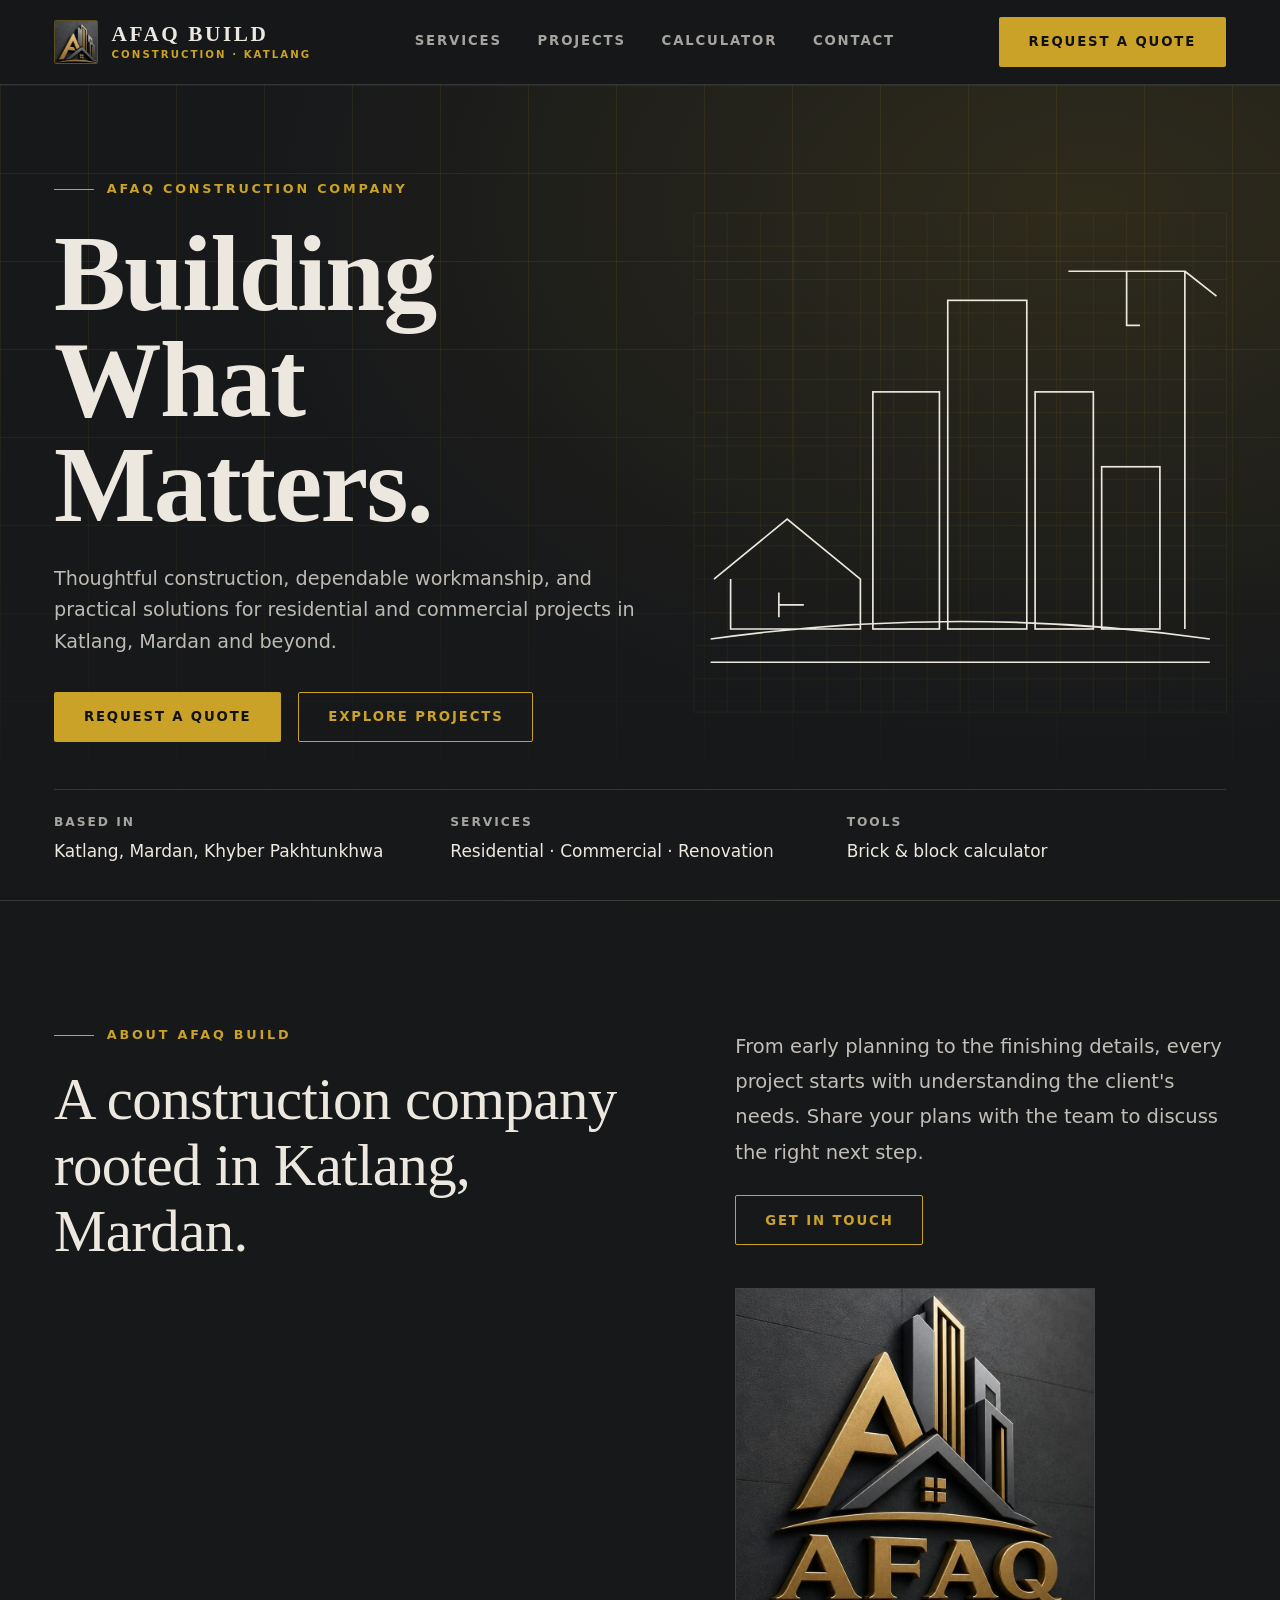
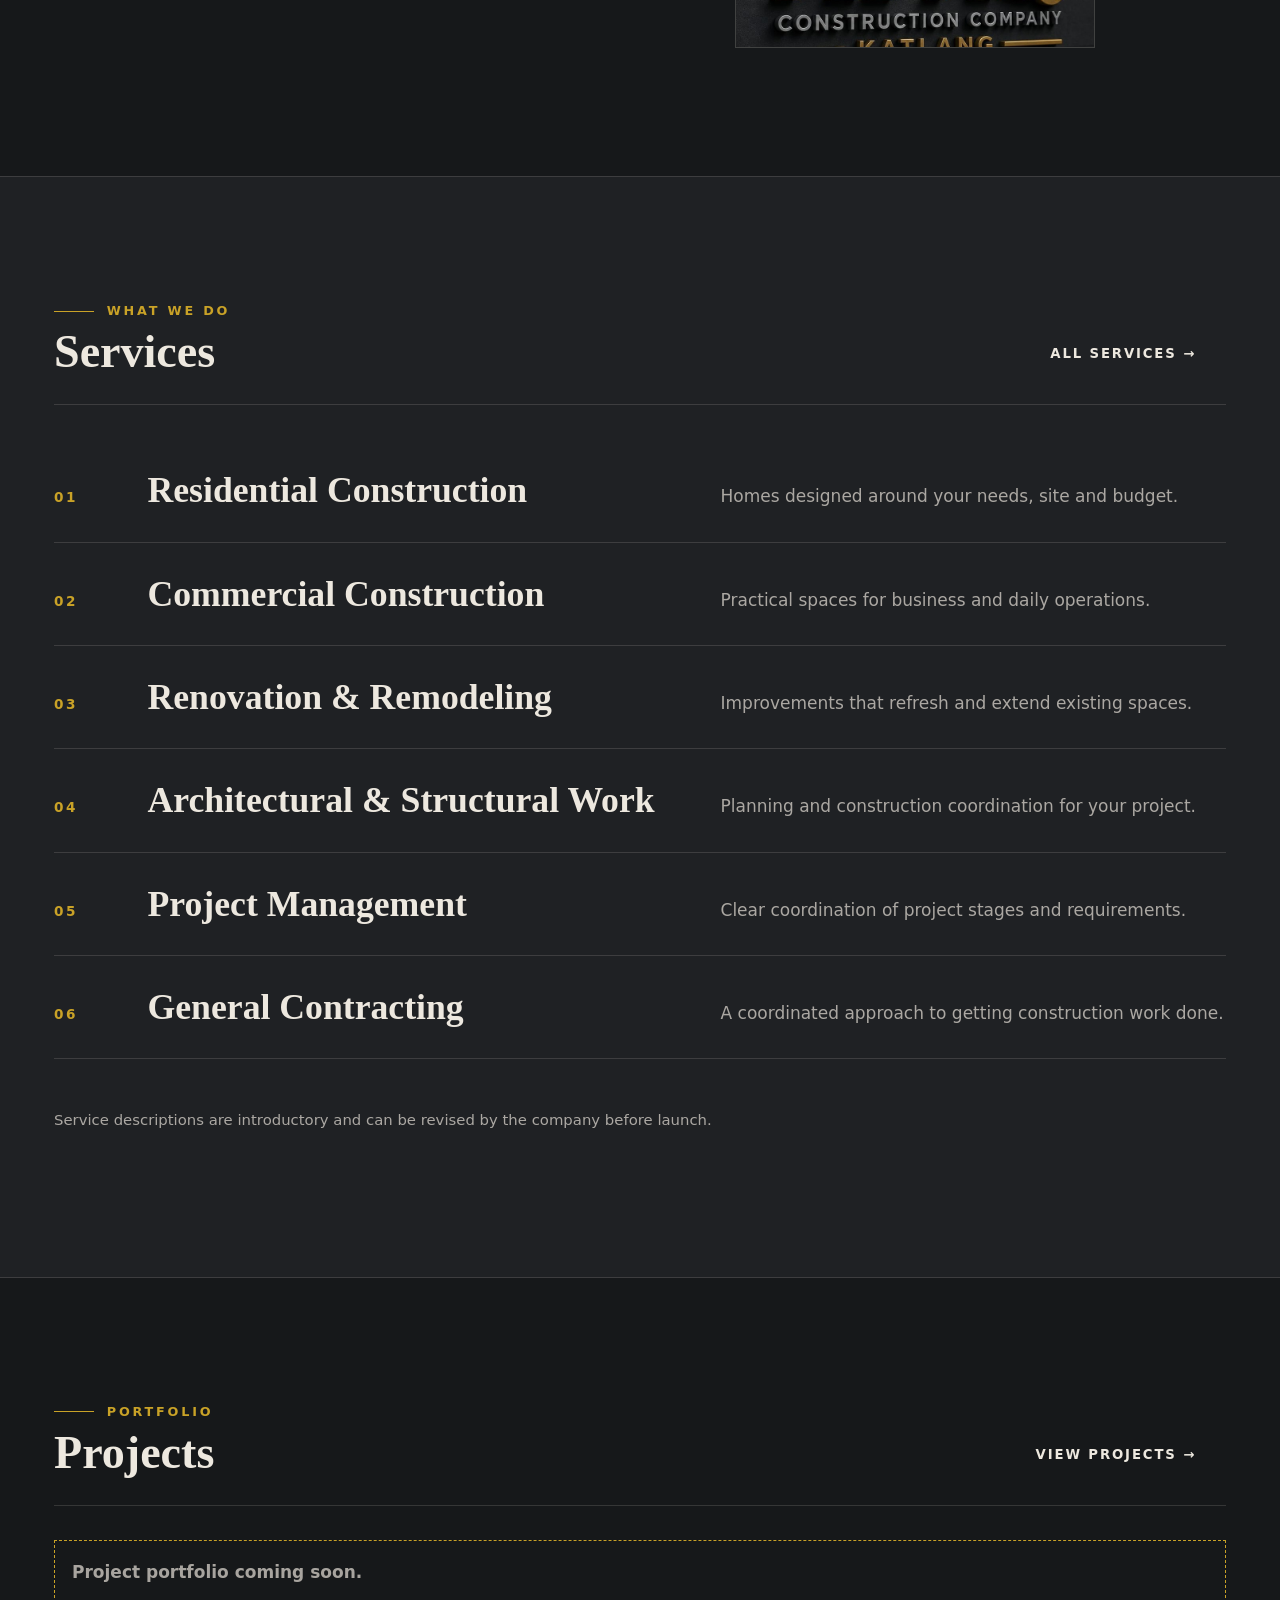
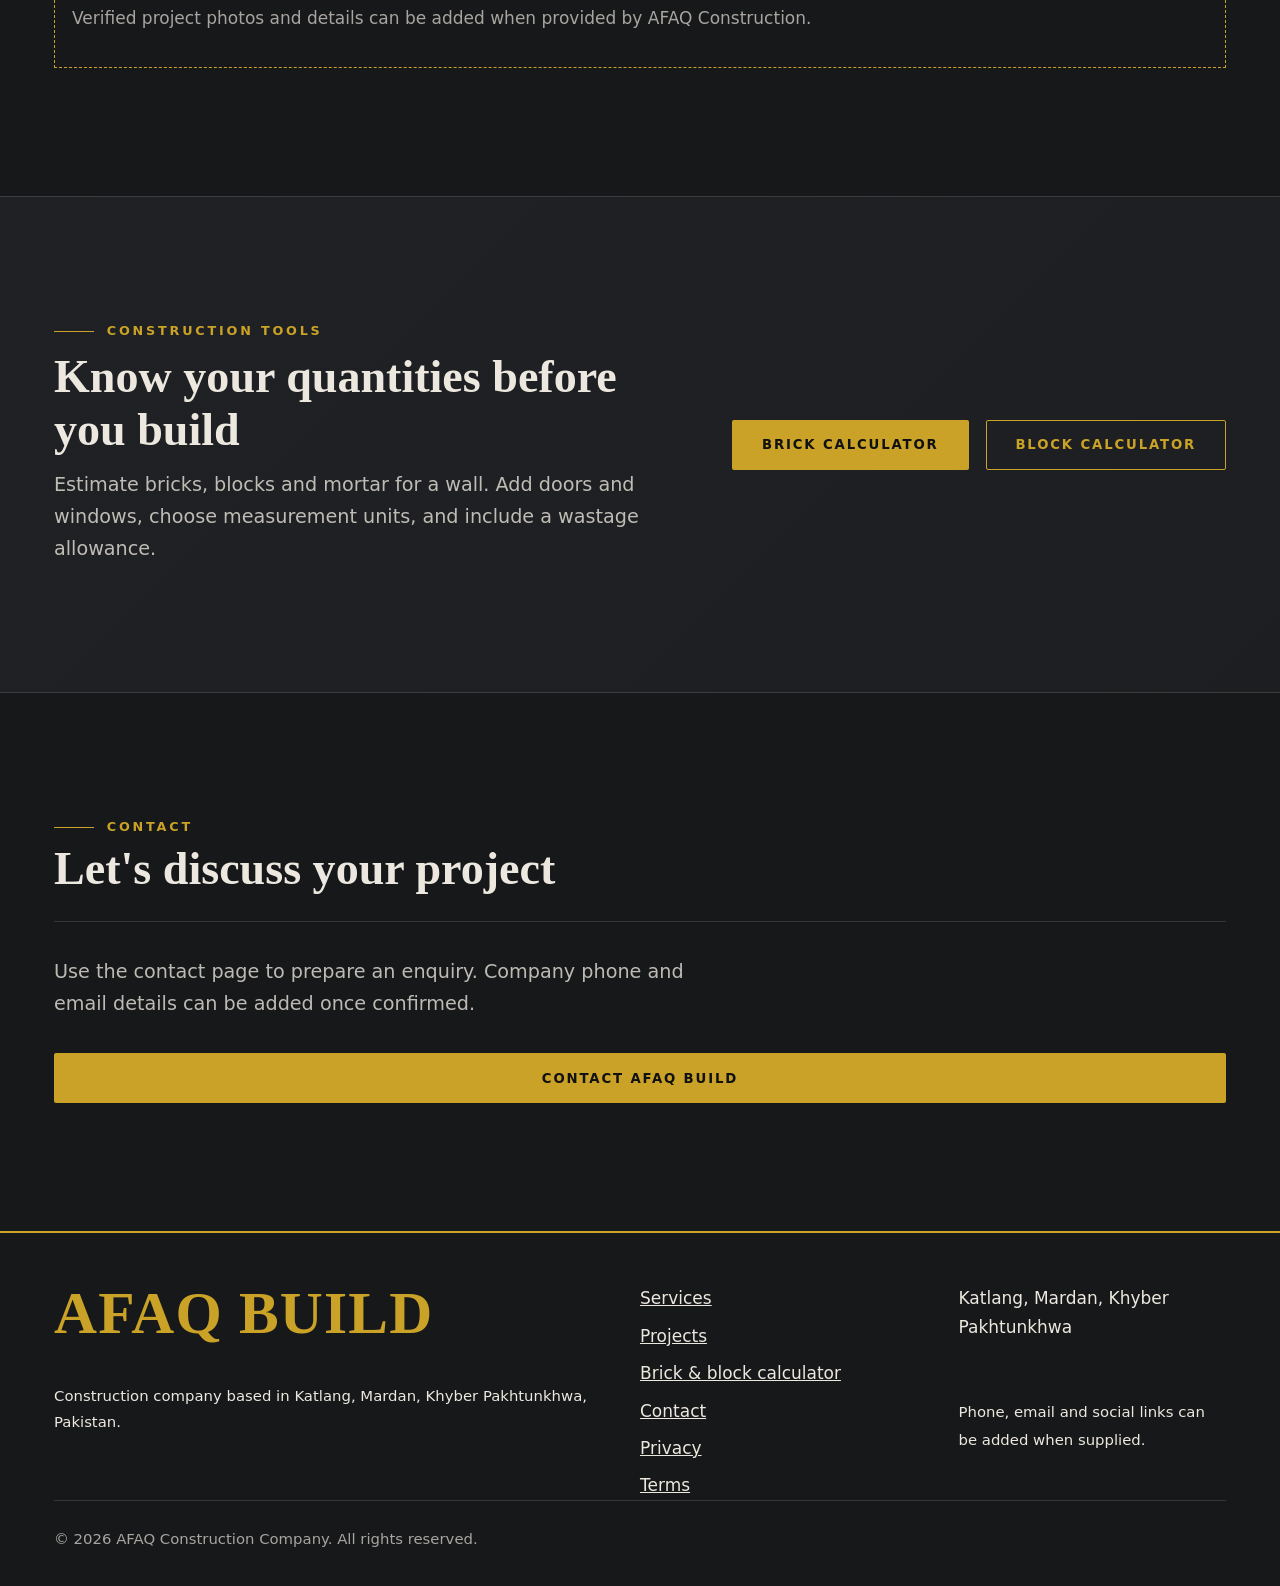
<file: index.html>
<!doctype html>
<html lang="en"><head><meta charset="utf-8"><meta name="viewport" content="width=device-width, initial-scale=1">
<title>Construction Company in Katlang, Mardan | AFAQ BUILD</title><meta name="description" content="AFAQ BUILD construction services in Katlang, Mardan, Khyber Pakhtunkhwa.">
<meta name="theme-color" content="#16181A"><link rel="icon" href="/assets/img/mark.png"><link rel="stylesheet" href="/assets/site.css">
</head><body><a href="#main" class="skip">Skip to content</a>
<header class="site-header"><div class="container header-row">
<a href="/" class="brand" aria-label="AFAQ BUILD home"><img src="/assets/img/mark.png" alt="" width="44" height="44"><span class="brand-text"><b>AFAQ BUILD</b><small>Construction · Katlang</small></span></a>
<nav class="nav-desktop" aria-label="Primary"><a href="/services/">Services</a><a href="/projects/">Projects</a><a href="/calculators/">Calculator</a><a href="/contact/">Contact</a></nav>
<a href="/contact/" class="btn btn-primary header-cta">Request a Quote</a>
<button type="button" class="btn btn-ghost menu-btn" id="menu-btn" aria-expanded="false" aria-controls="mobile-nav" aria-label="Open menu">☰</button></div>
<nav id="mobile-nav" class="container nav-mobile" aria-label="Mobile" hidden><a href="/services/">Services</a><a href="/projects/">Projects</a><a href="/calculators/">Calculator</a><a href="/contact/">Contact</a><a href="/contact/" class="btn btn-primary">Request a Quote</a></nav></header><main id="main">
<section class="hero"><div class="hero-lines" aria-hidden="true"></div>
<div class="container hero-grid"><div class="hero-copy stack gap4"><span class="eyebrow">AFAQ CONSTRUCTION COMPANY</span><h1 class="display">Building What Matters.</h1><p class="lead">Thoughtful construction, dependable workmanship, and practical solutions for residential and commercial projects in Katlang, Mardan and beyond.</p>
<div class="hero-actions"><a href="/contact/" class="btn btn-primary">Request a Quote</a><a href="/projects/" class="btn btn-outline">Explore Projects</a></div></div>
<div class="hero-art"><svg class="arch" viewBox="0 0 640 600" role="img" aria-label="Architectural line drawing of buildings and a construction crane">
    <g class="faint"><path d="M0 0V600"/><path d="M40 0V600"/><path d="M80 0V600"/><path d="M120 0V600"/><path d="M160 0V600"/><path d="M200 0V600"/><path d="M240 0V600"/><path d="M280 0V600"/><path d="M320 0V600"/><path d="M360 0V600"/><path d="M400 0V600"/><path d="M440 0V600"/><path d="M480 0V600"/><path d="M520 0V600"/><path d="M560 0V600"/><path d="M600 0V600"/><path d="M640 0V600"/><path d="M0 0H640"/><path d="M0 40H640"/><path d="M0 80H640"/><path d="M0 120H640"/><path d="M0 160H640"/><path d="M0 200H640"/><path d="M0 240H640"/><path d="M0 280H640"/><path d="M0 320H640"/><path d="M0 360H640"/><path d="M0 400H640"/><path d="M0 440H640"/><path d="M0 480H640"/><path d="M0 520H640"/><path d="M0 560H640"/><path d="M0 600H640"/></g>
    <g fill="none" stroke="currentColor" stroke-width="2">
    <rect x="215" y="215" width="80" height="285"/><rect x="305" y="105" width="95" height="395"/><rect x="410" y="215" width="70" height="285"/><rect x="490" y="305" width="70" height="195"/>
    <path d="M24 440L112 368 200 440V500H44V440M102 456V486M132 471H102M590 500V70H450M590 70L628 100M520 70V135H536M20 512Q320 470 620 512M20 540H620"/>
    </g></svg></div></div>
<div class="container"><ul class="hero-meta"><li><span class="caption">Based in</span>Katlang, Mardan, Khyber Pakhtunkhwa</li><li><span class="caption">Services</span>Residential · Commercial · Renovation</li><li><span class="caption">Tools</span>Brick &amp; block calculator</li></ul></div></section>
<section class="section"><div class="container intro-grid"><div class="stack"><span class="eyebrow">About AFAQ BUILD</span><p class="statement">A construction company rooted in Katlang, Mardan.</p></div>
<div class="stack"><p class="intro-text">From early planning to the finishing details, every project starts with understanding the client's needs. Share your plans with the team to discuss the right next step.</p><div><a href="/contact/" class="btn btn-outline">Get in touch</a></div>
<div class="logo-plate media r-1-1"><img src="/assets/img/logo.jpg" alt="AFAQ Construction logo" loading="lazy"></div></div></div></section>
<section class="section services-sec"><div class="container stack gap8"><div class="sec-head"><div class="stack gap2"><span class="eyebrow">What we do</span><h2 class="h2">Services</h2></div><a href="/services/" class="btn btn-ghost">All services →</a></div>
<ol class="svc-list">
<li class="svc-row"><span class="svc-num">01</span><span class="svc-name">Residential Construction</span><span class="svc-text">Homes designed around your needs, site and budget.</span></li>
<li class="svc-row"><span class="svc-num">02</span><span class="svc-name">Commercial Construction</span><span class="svc-text">Practical spaces for business and daily operations.</span></li>
<li class="svc-row"><span class="svc-num">03</span><span class="svc-name">Renovation &amp; Remodeling</span><span class="svc-text">Improvements that refresh and extend existing spaces.</span></li>
<li class="svc-row"><span class="svc-num">04</span><span class="svc-name">Architectural &amp; Structural Work</span><span class="svc-text">Planning and construction coordination for your project.</span></li>
<li class="svc-row"><span class="svc-num">05</span><span class="svc-name">Project Management</span><span class="svc-text">Clear coordination of project stages and requirements.</span></li>
<li class="svc-row"><span class="svc-num">06</span><span class="svc-name">General Contracting</span><span class="svc-text">A coordinated approach to getting construction work done.</span></li>
</ol><p class="small muted">Service descriptions are introductory and can be revised by the company before launch.</p></div></section>
<section class="section"><div class="container stack gap8"><div class="sec-head"><div class="stack gap2"><span class="eyebrow">Portfolio</span><h2 class="h2">Projects</h2></div><a href="/projects/" class="btn btn-ghost">View projects →</a></div>
<div class="notice"><strong>Project portfolio coming soon.</strong><p>Verified project photos and details can be added when provided by AFAQ Construction.</p></div></div></section>
<section class="section calc-feature"><div class="container calc-feature-row"><div class="stack gap3"><span class="eyebrow">Construction tools</span><h2 class="h2">Know your quantities before you build</h2><p class="lead">Estimate bricks, blocks and mortar for a wall. Add doors and windows, choose measurement units, and include a wastage allowance.</p></div>
<div class="calc-feature-actions"><a href="/calculators/" class="btn btn-primary">Brick calculator</a><a href="/calculators/?type=block" class="btn btn-outline">Block calculator</a></div></div></section>
<section class="section"><div class="container stack gap8"><div class="sec-head"><div class="stack gap2"><span class="eyebrow">Contact</span><h2 class="h2">Let's discuss your project</h2></div></div><p class="lead">Use the contact page to prepare an enquiry. Company phone and email details can be added once confirmed.</p><a href="/contact/" class="btn btn-primary">Contact AFAQ BUILD</a></div></section>
</main><footer class="site-footer"><div class="container"><div class="footer-grid">
<div class="stack"><strong class="footer-brand">AFAQ BUILD</strong><p class="small">Construction company based in Katlang, Mardan, Khyber Pakhtunkhwa, Pakistan.</p></div>
<nav aria-label="Footer"><ul><li><a href="/services/">Services</a></li><li><a href="/projects/">Projects</a></li><li><a href="/calculators/">Brick &amp; block calculator</a></li><li><a href="/contact/">Contact</a></li><li><a href="/privacy/">Privacy</a></li><li><a href="/terms/">Terms</a></li></ul></nav>
<ul><li>Katlang, Mardan, Khyber Pakhtunkhwa</li><li><span class="small">Phone, email and social links can be added when supplied.</span></li></ul></div>
<div class="footer-bottom small">© <span id="year"></span> AFAQ Construction Company. All rights reserved.</div></div></footer>
<script src="/assets/site.js" defer></script><script>document.getElementById('year').textContent=new Date().getFullYear();</script></body></html>
</file>
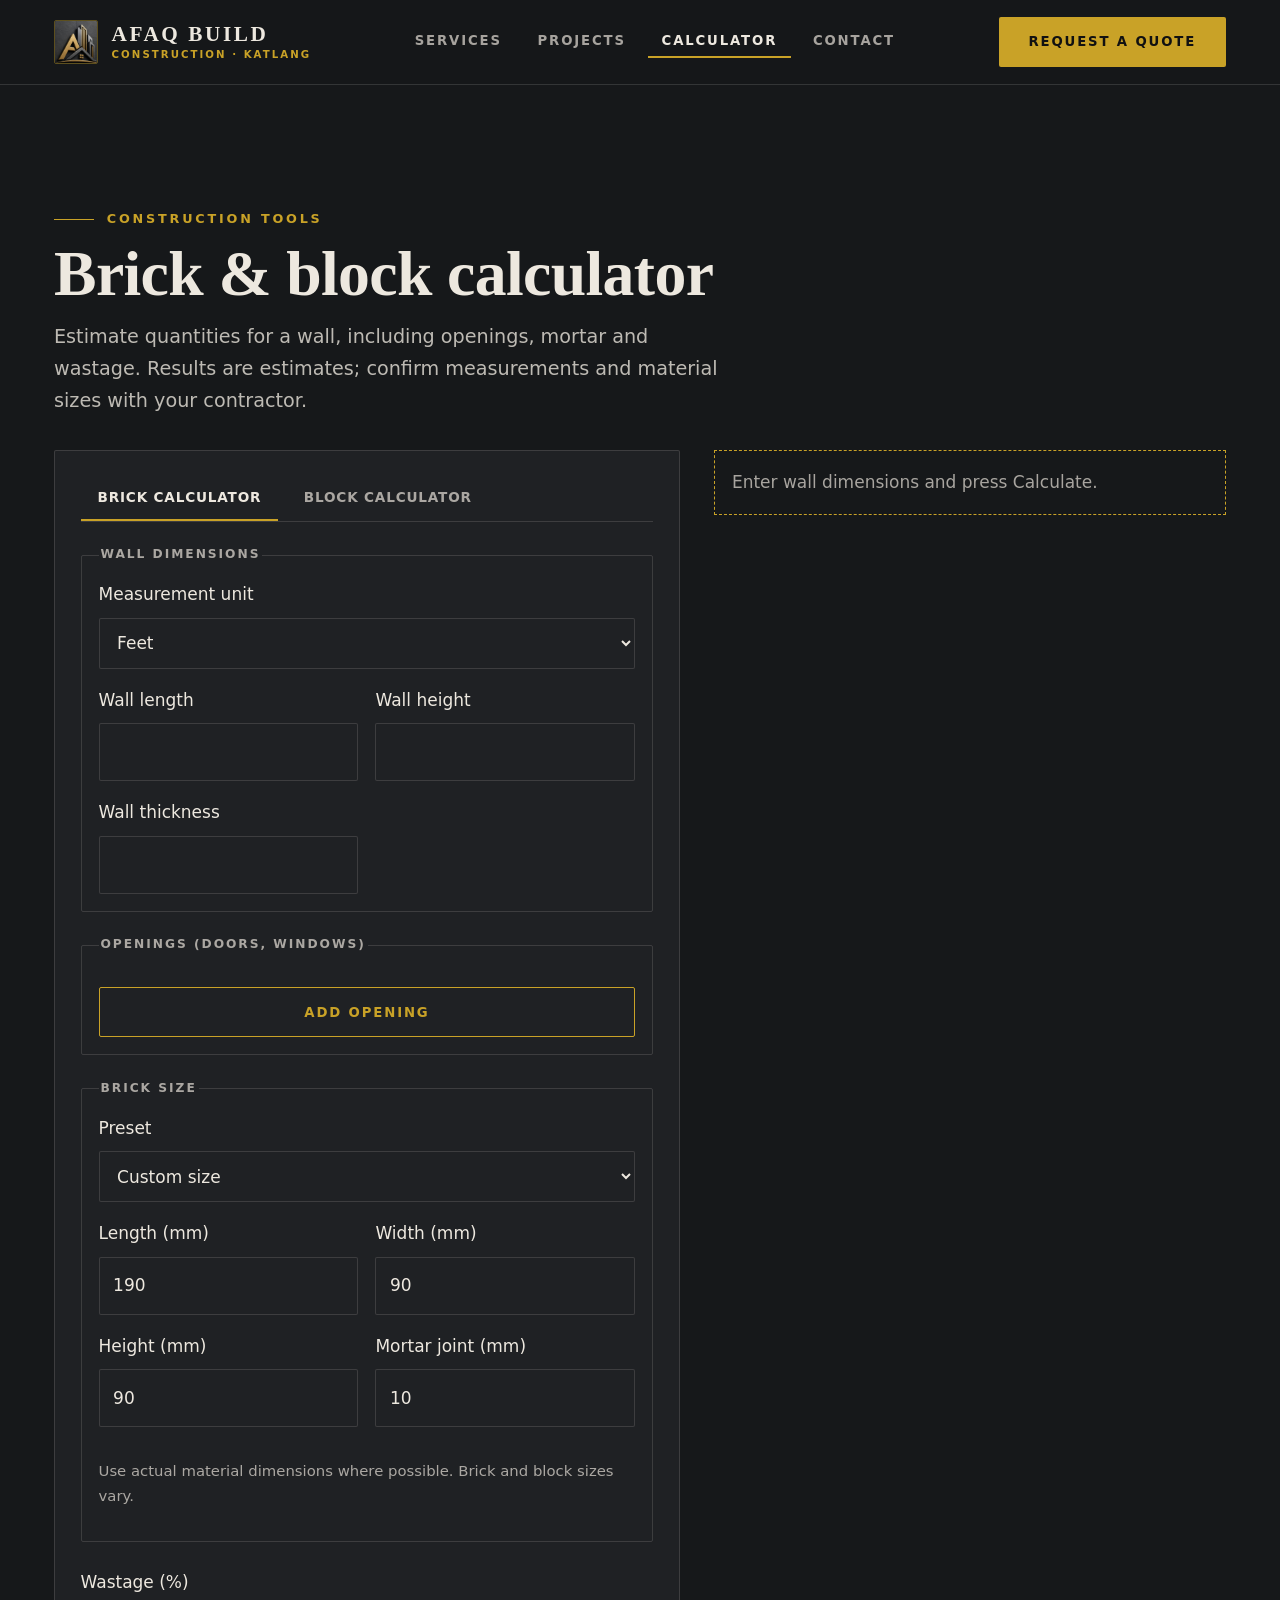
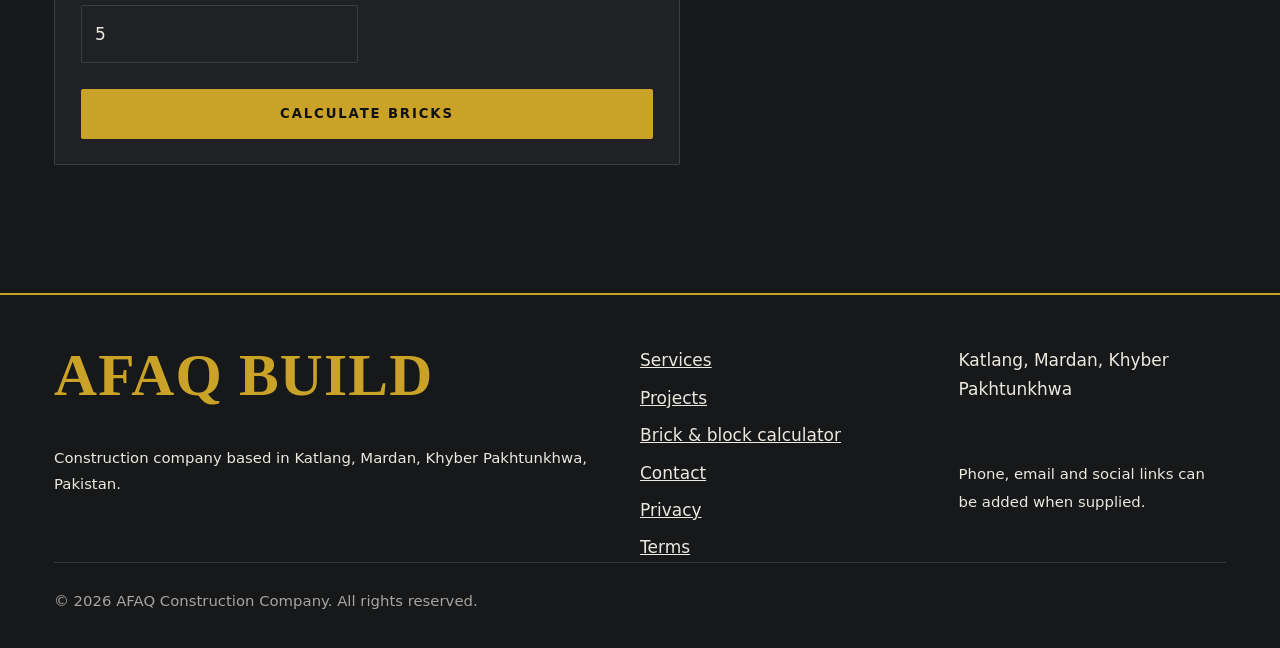
<file: calculators/index.html>
<!doctype html>
<html lang="en"><head><meta charset="utf-8"><meta name="viewport" content="width=device-width, initial-scale=1">
<title>Brick & block calculator | AFAQ BUILD</title><meta name="description" content="Free brick and block quantity calculator for construction walls.">
<meta name="theme-color" content="#16181A"><link rel="icon" href="/assets/img/mark.png"><link rel="stylesheet" href="/assets/site.css">
</head><body><a href="#main" class="skip">Skip to content</a>
<header class="site-header"><div class="container header-row">
<a href="/" class="brand" aria-label="AFAQ BUILD home"><img src="/assets/img/mark.png" alt="" width="44" height="44"><span class="brand-text"><b>AFAQ BUILD</b><small>Construction · Katlang</small></span></a>
<nav class="nav-desktop" aria-label="Primary"><a href="/services/">Services</a><a href="/projects/">Projects</a><a href="/calculators/" aria-current="page">Calculator</a><a href="/contact/">Contact</a></nav>
<a href="/contact/" class="btn btn-primary header-cta">Request a Quote</a>
<button type="button" class="btn btn-ghost menu-btn" id="menu-btn" aria-expanded="false" aria-controls="mobile-nav" aria-label="Open menu">☰</button></div>
<nav id="mobile-nav" class="container nav-mobile" aria-label="Mobile" hidden><a href="/services/">Services</a><a href="/projects/">Projects</a><a href="/calculators/" aria-current="page">Calculator</a><a href="/contact/">Contact</a><a href="/contact/" class="btn btn-primary">Request a Quote</a></nav></header><main id="main"><section class="section static-page"><div class="container stack gap8"><div class="stack gap3"><span class="eyebrow">Construction tools</span><h1 class="h1">Brick &amp; block calculator</h1><p class="lead">Estimate quantities for a wall, including openings, mortar and wastage. Results are estimates; confirm measurements and material sizes with your contractor.</p></div>
<div class="calc-layout"><form id="calc" class="panel stack" novalidate data-type="brick">
<div class="tabs" role="tablist" aria-label="Calculator type"><button type="button" role="tab" class="tab" data-kind="brick" aria-selected="true">Brick calculator</button><button type="button" role="tab" class="tab" data-kind="block">Block calculator</button></div>
<fieldset class="calc-set"><legend class="caption">Wall dimensions</legend><label class="field"><span>Measurement unit</span><select id="unit"><option value="ft">Feet</option><option value="in">Inches</option><option value="m">Meters</option><option value="cm">Centimeters</option><option value="mm">Millimeters</option></select></label>
<div class="form-grid"><label class="field"><span>Wall length</span><input id="len" type="number" step="any" min="0" required></label><label class="field"><span>Wall height</span><input id="hgt" type="number" step="any" min="0" required></label><label class="field"><span>Wall thickness</span><input id="thk" type="number" step="any" min="0" required></label></div></fieldset>
<fieldset class="calc-set"><legend class="caption">Openings (doors, windows)</legend><div id="openings" class="stack gap3"></div><button type="button" class="btn btn-outline" id="add-open">Add opening</button></fieldset>
<fieldset class="calc-set"><legend class="caption"><span id="kind-label">Brick</span> size</legend><label class="field" id="preset-wrap" hidden><span>Preset</span><select id="preset"></select></label><div class="form-grid"><label class="field"><span>Length (mm)</span><input id="ul" type="number" min="0" step="any" value="190"></label><label class="field"><span>Width (mm)</span><input id="uw" type="number" min="0" step="any" value="90"></label><label class="field"><span>Height (mm)</span><input id="uh" type="number" min="0" step="any" value="90"></label><label class="field"><span>Mortar joint (mm)</span><input id="jt" type="number" min="0" step="any" value="10"></label></div><p class="small muted">Use actual material dimensions where possible. Brick and block sizes vary.</p></fieldset>
<div class="form-grid"><label class="field"><span>Wastage (%)</span><input id="waste" type="number" min="0" max="100" step="any" value="5"></label></div>
<button class="btn btn-primary" type="submit" id="go">Calculate bricks</button></form>
<div class="stack" id="result" aria-live="polite"><div class="notice">Enter wall dimensions and press Calculate.</div></div></div></div></section>
<script id="presets" type="application/json">[]</script><script src="/assets/calc.js" defer></script></main><footer class="site-footer"><div class="container"><div class="footer-grid">
<div class="stack"><strong class="footer-brand">AFAQ BUILD</strong><p class="small">Construction company based in Katlang, Mardan, Khyber Pakhtunkhwa, Pakistan.</p></div>
<nav aria-label="Footer"><ul><li><a href="/services/">Services</a></li><li><a href="/projects/">Projects</a></li><li><a href="/calculators/">Brick &amp; block calculator</a></li><li><a href="/contact/">Contact</a></li><li><a href="/privacy/">Privacy</a></li><li><a href="/terms/">Terms</a></li></ul></nav>
<ul><li>Katlang, Mardan, Khyber Pakhtunkhwa</li><li><span class="small">Phone, email and social links can be added when supplied.</span></li></ul></div>
<div class="footer-bottom small">© <span id="year"></span> AFAQ Construction Company. All rights reserved.</div></div></footer>
<script src="/assets/site.js" defer></script><script>document.getElementById('year').textContent=new Date().getFullYear();</script></body></html>
</file>
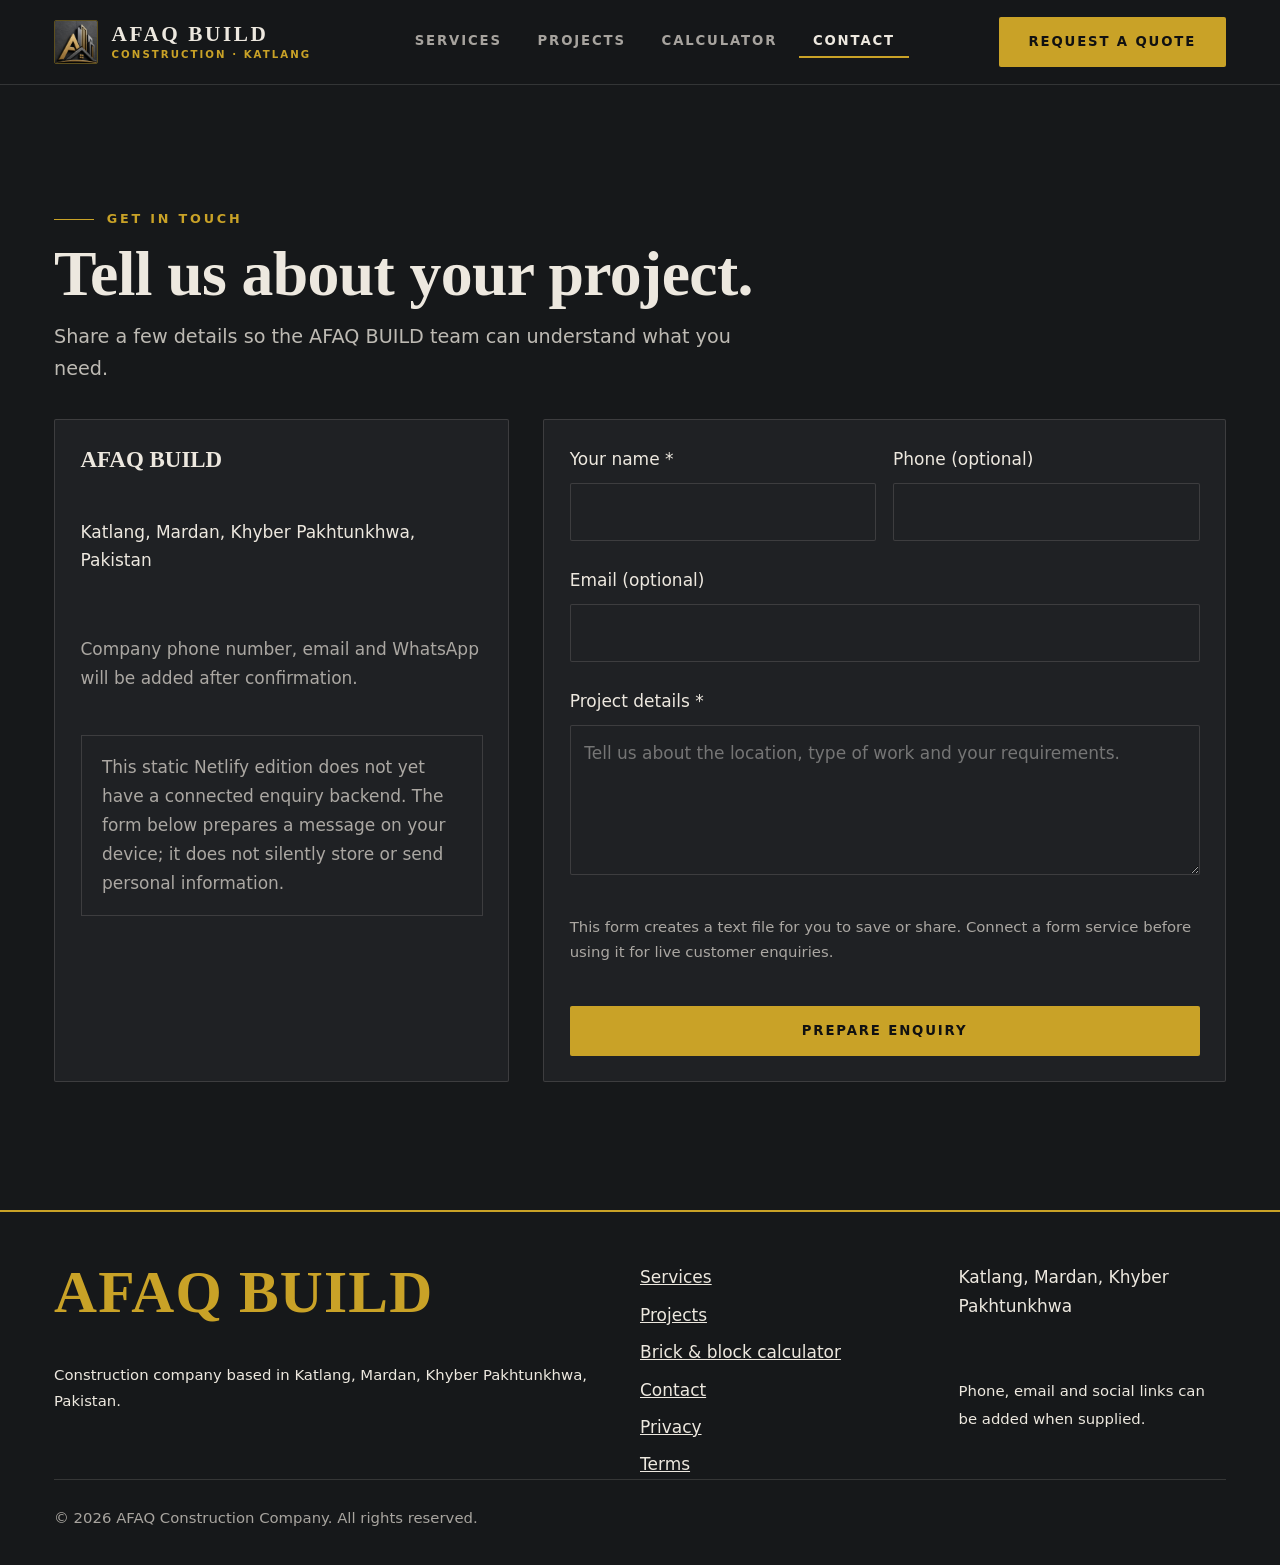
<file: contact/index.html>
<!doctype html>
<html lang="en"><head><meta charset="utf-8"><meta name="viewport" content="width=device-width, initial-scale=1">
<title>Contact AFAQ BUILD | AFAQ BUILD</title><meta name="description" content="Contact AFAQ BUILD in Katlang, Mardan about your construction project.">
<meta name="theme-color" content="#16181A"><link rel="icon" href="/assets/img/mark.png"><link rel="stylesheet" href="/assets/site.css">
</head><body><a href="#main" class="skip">Skip to content</a>
<header class="site-header"><div class="container header-row">
<a href="/" class="brand" aria-label="AFAQ BUILD home"><img src="/assets/img/mark.png" alt="" width="44" height="44"><span class="brand-text"><b>AFAQ BUILD</b><small>Construction · Katlang</small></span></a>
<nav class="nav-desktop" aria-label="Primary"><a href="/services/">Services</a><a href="/projects/">Projects</a><a href="/calculators/">Calculator</a><a href="/contact/" aria-current="page">Contact</a></nav>
<a href="/contact/" class="btn btn-primary header-cta">Request a Quote</a>
<button type="button" class="btn btn-ghost menu-btn" id="menu-btn" aria-expanded="false" aria-controls="mobile-nav" aria-label="Open menu">☰</button></div>
<nav id="mobile-nav" class="container nav-mobile" aria-label="Mobile" hidden><a href="/services/">Services</a><a href="/projects/">Projects</a><a href="/calculators/">Calculator</a><a href="/contact/" aria-current="page">Contact</a><a href="/contact/" class="btn btn-primary">Request a Quote</a></nav></header><main id="main"><section class="section static-page"><div class="container stack gap8"><div class="stack gap3"><span class="eyebrow">Get in touch</span><h1 class="h1">Tell us about your project.</h1><p class="lead">Share a few details so the AFAQ BUILD team can understand what you need.</p></div>
<div class="contact-layout"><div class="panel stack"><h2 class="h3">AFAQ BUILD</h2><p>Katlang, Mardan, Khyber Pakhtunkhwa, Pakistan</p><p class="muted">Company phone number, email and WhatsApp will be added after confirmation.</p><div class="static-note">This static Netlify edition does not yet have a connected enquiry backend. The form below prepares a message on your device; it does not silently store or send personal information.</div></div>
<form id="contact-form" class="panel stack" novalidate><div class="form-grid"><label class="field"><span>Your name *</span><input id="c-name" required maxlength="120" autocomplete="name"></label><label class="field"><span>Phone (optional)</span><input id="c-phone" maxlength="40" autocomplete="tel"></label></div>
<label class="field"><span>Email (optional)</span><input id="c-email" type="email" maxlength="160" autocomplete="email"></label>
<label class="field"><span>Project details *</span><textarea id="c-message" required minlength="10" maxlength="2000" placeholder="Tell us about the location, type of work and your requirements."></textarea></label>
<p id="contact-status" class="small muted" aria-live="polite">This form creates a text file for you to save or share. Connect a form service before using it for live customer enquiries.</p><button class="btn btn-primary" type="submit">Prepare enquiry</button></form></div></div></section>
<script>
document.getElementById('contact-form').addEventListener('submit',function(e){e.preventDefault();const name=document.getElementById('c-name').value.trim(),phone=document.getElementById('c-phone').value.trim(),email=document.getElementById('c-email').value.trim(),message=document.getElementById('c-message').value.trim();if(name.length<2||message.length<10||(!phone&&!email)){document.getElementById('contact-status').textContent='Please enter your name, at least 10 characters of project details, and either a phone number or email.';return;}const text='AFAQ BUILD — Project Enquiry\n\nName: '+name+'\nPhone: '+phone+'\nEmail: '+email+'\n\nProject details:\n'+message+'\n';const blob=new Blob([text],{type:'text/plain;charset=utf-8'}),url=URL.createObjectURL(blob),a=document.createElement('a');a.href=url;a.download='afaq-build-enquiry.txt';a.click();URL.revokeObjectURL(url);document.getElementById('contact-status').textContent='Enquiry file prepared. Please send it to the company using their confirmed contact details.';});
</script></main><footer class="site-footer"><div class="container"><div class="footer-grid">
<div class="stack"><strong class="footer-brand">AFAQ BUILD</strong><p class="small">Construction company based in Katlang, Mardan, Khyber Pakhtunkhwa, Pakistan.</p></div>
<nav aria-label="Footer"><ul><li><a href="/services/">Services</a></li><li><a href="/projects/">Projects</a></li><li><a href="/calculators/">Brick &amp; block calculator</a></li><li><a href="/contact/">Contact</a></li><li><a href="/privacy/">Privacy</a></li><li><a href="/terms/">Terms</a></li></ul></nav>
<ul><li>Katlang, Mardan, Khyber Pakhtunkhwa</li><li><span class="small">Phone, email and social links can be added when supplied.</span></li></ul></div>
<div class="footer-bottom small">© <span id="year"></span> AFAQ Construction Company. All rights reserved.</div></div></footer>
<script src="/assets/site.js" defer></script><script>document.getElementById('year').textContent=new Date().getFullYear();</script></body></html>
</file>
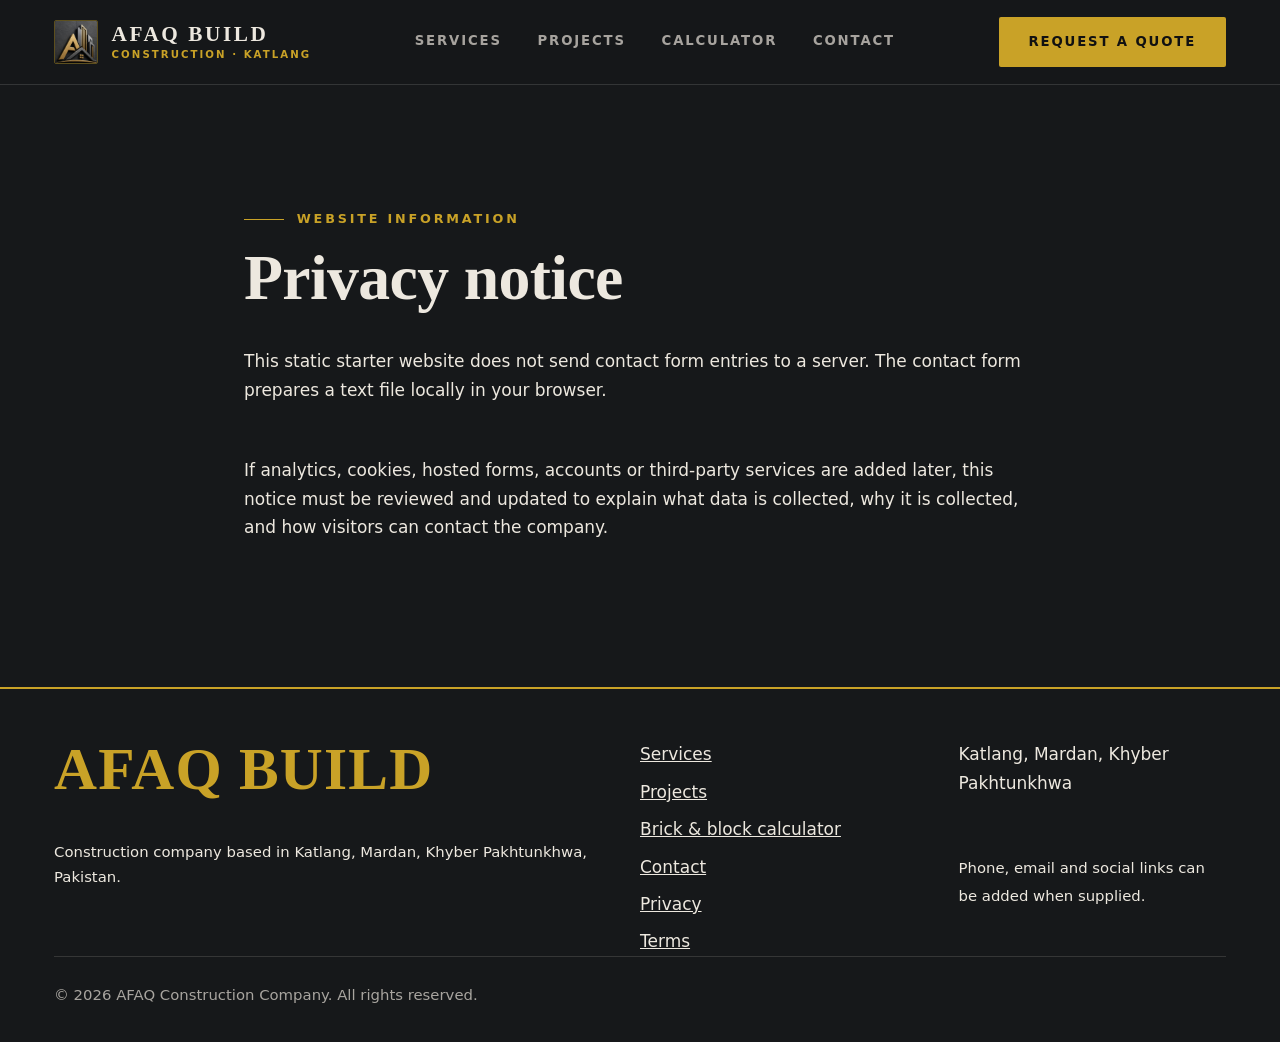
<file: privacy/index.html>
<!doctype html>
<html lang="en"><head><meta charset="utf-8"><meta name="viewport" content="width=device-width, initial-scale=1">
<title>Privacy notice | AFAQ BUILD</title><meta name="description" content="Privacy information for the AFAQ BUILD website.">
<meta name="theme-color" content="#16181A"><link rel="icon" href="/assets/img/mark.png"><link rel="stylesheet" href="/assets/site.css">
</head><body><a href="#main" class="skip">Skip to content</a>
<header class="site-header"><div class="container header-row">
<a href="/" class="brand" aria-label="AFAQ BUILD home"><img src="/assets/img/mark.png" alt="" width="44" height="44"><span class="brand-text"><b>AFAQ BUILD</b><small>Construction · Katlang</small></span></a>
<nav class="nav-desktop" aria-label="Primary"><a href="/services/">Services</a><a href="/projects/">Projects</a><a href="/calculators/">Calculator</a><a href="/contact/">Contact</a></nav>
<a href="/contact/" class="btn btn-primary header-cta">Request a Quote</a>
<button type="button" class="btn btn-ghost menu-btn" id="menu-btn" aria-expanded="false" aria-controls="mobile-nav" aria-label="Open menu">☰</button></div>
<nav id="mobile-nav" class="container nav-mobile" aria-label="Mobile" hidden><a href="/services/">Services</a><a href="/projects/">Projects</a><a href="/calculators/">Calculator</a><a href="/contact/">Contact</a><a href="/contact/" class="btn btn-primary">Request a Quote</a></nav></header><main id="main"><section class="section static-page"><div class="container narrow stack gap4"><span class="eyebrow">Website information</span><h1 class="h1">Privacy notice</h1><p>This static starter website does not send contact form entries to a server. The contact form prepares a text file locally in your browser.</p><p>If analytics, cookies, hosted forms, accounts or third-party services are added later, this notice must be reviewed and updated to explain what data is collected, why it is collected, and how visitors can contact the company.</p></div></section></main><footer class="site-footer"><div class="container"><div class="footer-grid">
<div class="stack"><strong class="footer-brand">AFAQ BUILD</strong><p class="small">Construction company based in Katlang, Mardan, Khyber Pakhtunkhwa, Pakistan.</p></div>
<nav aria-label="Footer"><ul><li><a href="/services/">Services</a></li><li><a href="/projects/">Projects</a></li><li><a href="/calculators/">Brick &amp; block calculator</a></li><li><a href="/contact/">Contact</a></li><li><a href="/privacy/">Privacy</a></li><li><a href="/terms/">Terms</a></li></ul></nav>
<ul><li>Katlang, Mardan, Khyber Pakhtunkhwa</li><li><span class="small">Phone, email and social links can be added when supplied.</span></li></ul></div>
<div class="footer-bottom small">© <span id="year"></span> AFAQ Construction Company. All rights reserved.</div></div></footer>
<script src="/assets/site.js" defer></script><script>document.getElementById('year').textContent=new Date().getFullYear();</script></body></html>
</file>
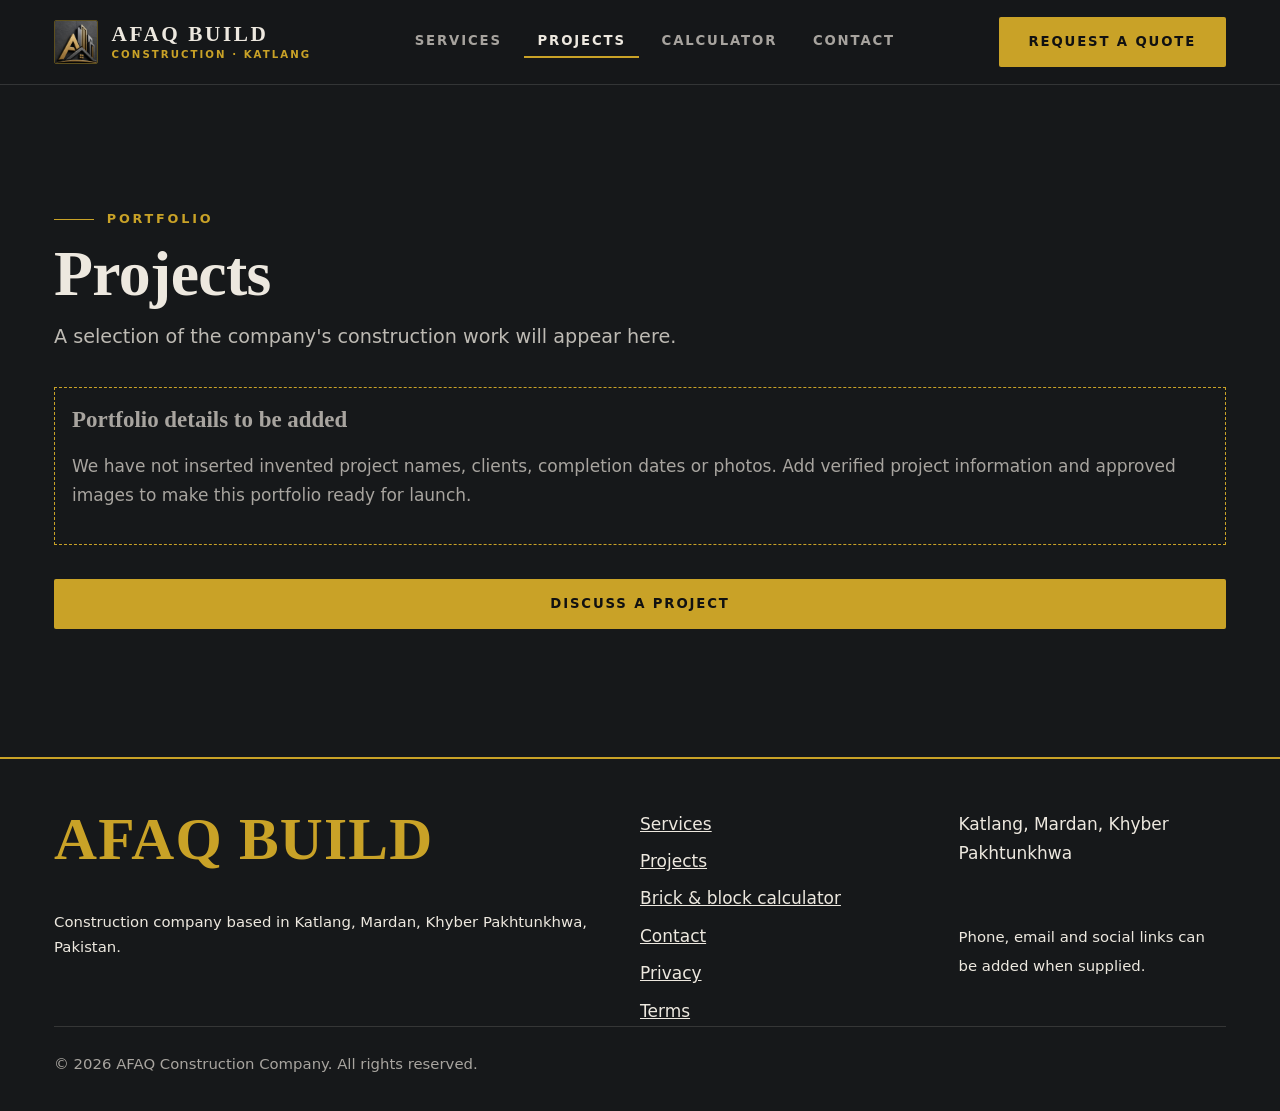
<file: projects/index.html>
<!doctype html>
<html lang="en"><head><meta charset="utf-8"><meta name="viewport" content="width=device-width, initial-scale=1">
<title>Projects | AFAQ BUILD</title><meta name="description" content="AFAQ BUILD project portfolio.">
<meta name="theme-color" content="#16181A"><link rel="icon" href="/assets/img/mark.png"><link rel="stylesheet" href="/assets/site.css">
</head><body><a href="#main" class="skip">Skip to content</a>
<header class="site-header"><div class="container header-row">
<a href="/" class="brand" aria-label="AFAQ BUILD home"><img src="/assets/img/mark.png" alt="" width="44" height="44"><span class="brand-text"><b>AFAQ BUILD</b><small>Construction · Katlang</small></span></a>
<nav class="nav-desktop" aria-label="Primary"><a href="/services/">Services</a><a href="/projects/" aria-current="page">Projects</a><a href="/calculators/">Calculator</a><a href="/contact/">Contact</a></nav>
<a href="/contact/" class="btn btn-primary header-cta">Request a Quote</a>
<button type="button" class="btn btn-ghost menu-btn" id="menu-btn" aria-expanded="false" aria-controls="mobile-nav" aria-label="Open menu">☰</button></div>
<nav id="mobile-nav" class="container nav-mobile" aria-label="Mobile" hidden><a href="/services/">Services</a><a href="/projects/" aria-current="page">Projects</a><a href="/calculators/">Calculator</a><a href="/contact/">Contact</a><a href="/contact/" class="btn btn-primary">Request a Quote</a></nav></header><main id="main"><section class="section static-page"><div class="container stack gap8"><div class="stack gap3"><span class="eyebrow">Portfolio</span><h1 class="h1">Projects</h1><p class="lead">A selection of the company's construction work will appear here.</p></div>
<div class="notice"><h2 class="h3">Portfolio details to be added</h2><p>We have not inserted invented project names, clients, completion dates or photos. Add verified project information and approved images to make this portfolio ready for launch.</p></div>
<a class="btn btn-primary" href="/contact/">Discuss a project</a></div></section></main><footer class="site-footer"><div class="container"><div class="footer-grid">
<div class="stack"><strong class="footer-brand">AFAQ BUILD</strong><p class="small">Construction company based in Katlang, Mardan, Khyber Pakhtunkhwa, Pakistan.</p></div>
<nav aria-label="Footer"><ul><li><a href="/services/">Services</a></li><li><a href="/projects/">Projects</a></li><li><a href="/calculators/">Brick &amp; block calculator</a></li><li><a href="/contact/">Contact</a></li><li><a href="/privacy/">Privacy</a></li><li><a href="/terms/">Terms</a></li></ul></nav>
<ul><li>Katlang, Mardan, Khyber Pakhtunkhwa</li><li><span class="small">Phone, email and social links can be added when supplied.</span></li></ul></div>
<div class="footer-bottom small">© <span id="year"></span> AFAQ Construction Company. All rights reserved.</div></div></footer>
<script src="/assets/site.js" defer></script><script>document.getElementById('year').textContent=new Date().getFullYear();</script></body></html>
</file>
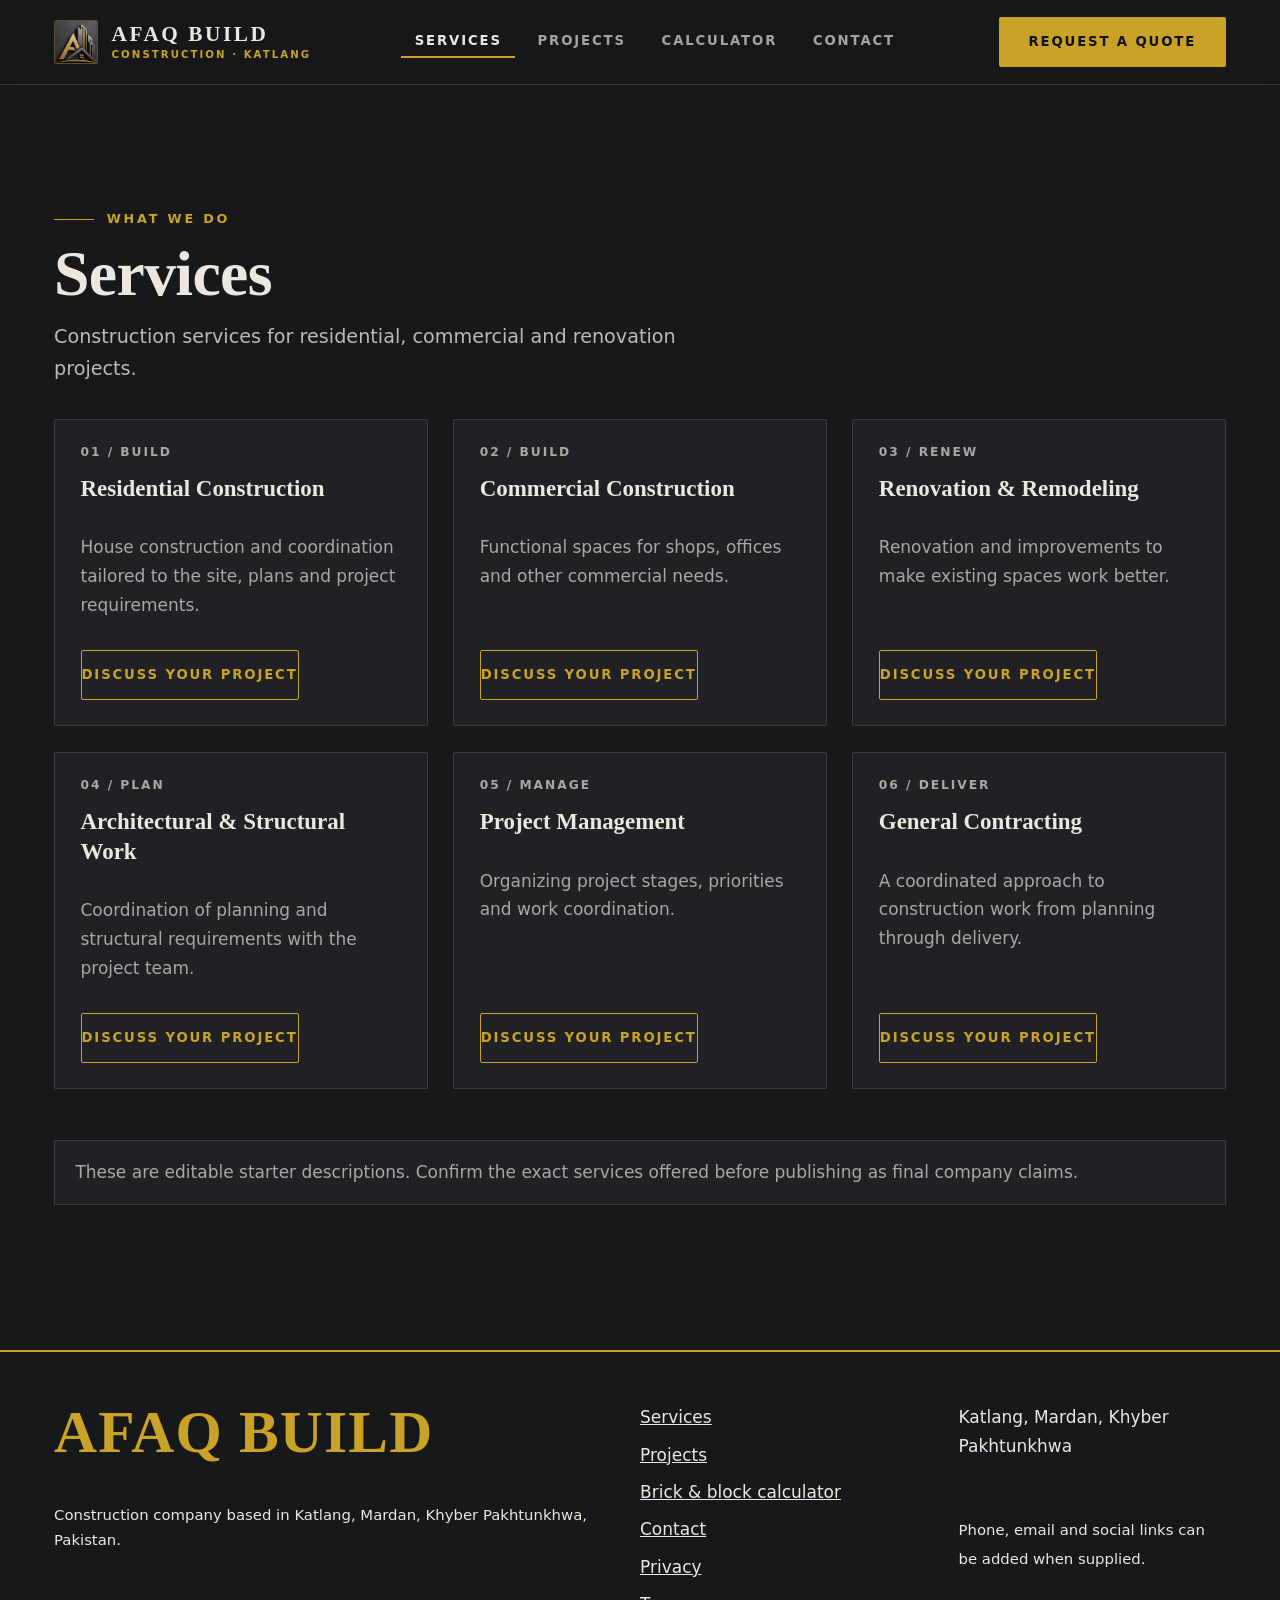
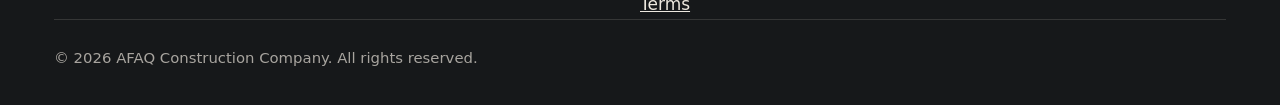
<file: services/index.html>
<!doctype html>
<html lang="en"><head><meta charset="utf-8"><meta name="viewport" content="width=device-width, initial-scale=1">
<title>Services | AFAQ BUILD</title><meta name="description" content="Residential, commercial, renovation and construction services from AFAQ BUILD.">
<meta name="theme-color" content="#16181A"><link rel="icon" href="/assets/img/mark.png"><link rel="stylesheet" href="/assets/site.css">
</head><body><a href="#main" class="skip">Skip to content</a>
<header class="site-header"><div class="container header-row">
<a href="/" class="brand" aria-label="AFAQ BUILD home"><img src="/assets/img/mark.png" alt="" width="44" height="44"><span class="brand-text"><b>AFAQ BUILD</b><small>Construction · Katlang</small></span></a>
<nav class="nav-desktop" aria-label="Primary"><a href="/services/" aria-current="page">Services</a><a href="/projects/">Projects</a><a href="/calculators/">Calculator</a><a href="/contact/">Contact</a></nav>
<a href="/contact/" class="btn btn-primary header-cta">Request a Quote</a>
<button type="button" class="btn btn-ghost menu-btn" id="menu-btn" aria-expanded="false" aria-controls="mobile-nav" aria-label="Open menu">☰</button></div>
<nav id="mobile-nav" class="container nav-mobile" aria-label="Mobile" hidden><a href="/services/" aria-current="page">Services</a><a href="/projects/">Projects</a><a href="/calculators/">Calculator</a><a href="/contact/">Contact</a><a href="/contact/" class="btn btn-primary">Request a Quote</a></nav></header><main id="main"><section class="section static-page"><div class="container stack gap8"><div class="stack gap3"><span class="eyebrow">What we do</span><h1 class="h1">Services</h1><p class="lead">Construction services for residential, commercial and renovation projects.</p></div>
<div class="grid grid-3">
<article class="card"><div class="card-body"><span class="caption">01 / BUILD</span><h2 class="h3">Residential Construction</h2><p class="muted">House construction and coordination tailored to the site, plans and project requirements.</p><a class="btn btn-outline more" href="/contact/">Discuss your project</a></div></article>
<article class="card"><div class="card-body"><span class="caption">02 / BUILD</span><h2 class="h3">Commercial Construction</h2><p class="muted">Functional spaces for shops, offices and other commercial needs.</p><a class="btn btn-outline more" href="/contact/">Discuss your project</a></div></article>
<article class="card"><div class="card-body"><span class="caption">03 / RENEW</span><h2 class="h3">Renovation &amp; Remodeling</h2><p class="muted">Renovation and improvements to make existing spaces work better.</p><a class="btn btn-outline more" href="/contact/">Discuss your project</a></div></article>
<article class="card"><div class="card-body"><span class="caption">04 / PLAN</span><h2 class="h3">Architectural &amp; Structural Work</h2><p class="muted">Coordination of planning and structural requirements with the project team.</p><a class="btn btn-outline more" href="/contact/">Discuss your project</a></div></article>
<article class="card"><div class="card-body"><span class="caption">05 / MANAGE</span><h2 class="h3">Project Management</h2><p class="muted">Organizing project stages, priorities and work coordination.</p><a class="btn btn-outline more" href="/contact/">Discuss your project</a></div></article>
<article class="card"><div class="card-body"><span class="caption">06 / DELIVER</span><h2 class="h3">General Contracting</h2><p class="muted">A coordinated approach to construction work from planning through delivery.</p><a class="btn btn-outline more" href="/contact/">Discuss your project</a></div></article>
</div><p class="static-note">These are editable starter descriptions. Confirm the exact services offered before publishing as final company claims.</p></div></section></main><footer class="site-footer"><div class="container"><div class="footer-grid">
<div class="stack"><strong class="footer-brand">AFAQ BUILD</strong><p class="small">Construction company based in Katlang, Mardan, Khyber Pakhtunkhwa, Pakistan.</p></div>
<nav aria-label="Footer"><ul><li><a href="/services/">Services</a></li><li><a href="/projects/">Projects</a></li><li><a href="/calculators/">Brick &amp; block calculator</a></li><li><a href="/contact/">Contact</a></li><li><a href="/privacy/">Privacy</a></li><li><a href="/terms/">Terms</a></li></ul></nav>
<ul><li>Katlang, Mardan, Khyber Pakhtunkhwa</li><li><span class="small">Phone, email and social links can be added when supplied.</span></li></ul></div>
<div class="footer-bottom small">© <span id="year"></span> AFAQ Construction Company. All rights reserved.</div></div></footer>
<script src="/assets/site.js" defer></script><script>document.getElementById('year').textContent=new Date().getFullYear();</script></body></html>
</file>
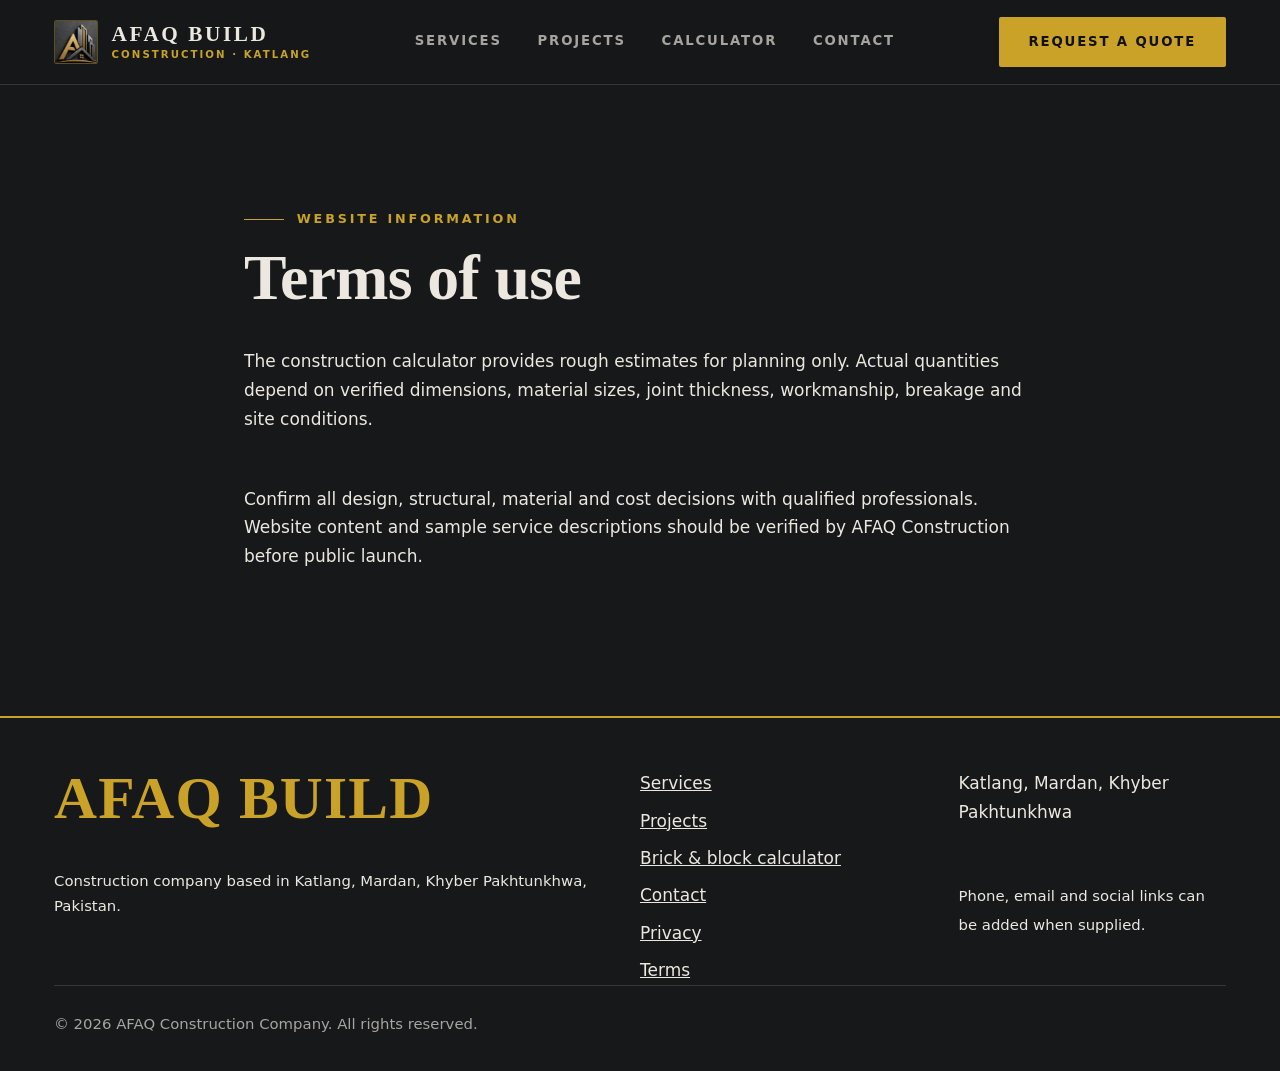
<file: terms/index.html>
<!doctype html>
<html lang="en"><head><meta charset="utf-8"><meta name="viewport" content="width=device-width, initial-scale=1">
<title>Terms of use | AFAQ BUILD</title><meta name="description" content="Terms and limitations for the AFAQ BUILD website and calculator.">
<meta name="theme-color" content="#16181A"><link rel="icon" href="/assets/img/mark.png"><link rel="stylesheet" href="/assets/site.css">
</head><body><a href="#main" class="skip">Skip to content</a>
<header class="site-header"><div class="container header-row">
<a href="/" class="brand" aria-label="AFAQ BUILD home"><img src="/assets/img/mark.png" alt="" width="44" height="44"><span class="brand-text"><b>AFAQ BUILD</b><small>Construction · Katlang</small></span></a>
<nav class="nav-desktop" aria-label="Primary"><a href="/services/">Services</a><a href="/projects/">Projects</a><a href="/calculators/">Calculator</a><a href="/contact/">Contact</a></nav>
<a href="/contact/" class="btn btn-primary header-cta">Request a Quote</a>
<button type="button" class="btn btn-ghost menu-btn" id="menu-btn" aria-expanded="false" aria-controls="mobile-nav" aria-label="Open menu">☰</button></div>
<nav id="mobile-nav" class="container nav-mobile" aria-label="Mobile" hidden><a href="/services/">Services</a><a href="/projects/">Projects</a><a href="/calculators/">Calculator</a><a href="/contact/">Contact</a><a href="/contact/" class="btn btn-primary">Request a Quote</a></nav></header><main id="main"><section class="section static-page"><div class="container narrow stack gap4"><span class="eyebrow">Website information</span><h1 class="h1">Terms of use</h1><p>The construction calculator provides rough estimates for planning only. Actual quantities depend on verified dimensions, material sizes, joint thickness, workmanship, breakage and site conditions.</p><p>Confirm all design, structural, material and cost decisions with qualified professionals. Website content and sample service descriptions should be verified by AFAQ Construction before public launch.</p></div></section></main><footer class="site-footer"><div class="container"><div class="footer-grid">
<div class="stack"><strong class="footer-brand">AFAQ BUILD</strong><p class="small">Construction company based in Katlang, Mardan, Khyber Pakhtunkhwa, Pakistan.</p></div>
<nav aria-label="Footer"><ul><li><a href="/services/">Services</a></li><li><a href="/projects/">Projects</a></li><li><a href="/calculators/">Brick &amp; block calculator</a></li><li><a href="/contact/">Contact</a></li><li><a href="/privacy/">Privacy</a></li><li><a href="/terms/">Terms</a></li></ul></nav>
<ul><li>Katlang, Mardan, Khyber Pakhtunkhwa</li><li><span class="small">Phone, email and social links can be added when supplied.</span></li></ul></div>
<div class="footer-bottom small">© <span id="year"></span> AFAQ Construction Company. All rights reserved.</div></div></footer>
<script src="/assets/site.js" defer></script><script>document.getElementById('year').textContent=new Date().getFullYear();</script></body></html>
</file>
<file: assets/site.css>
:root{--color-primary:#C9A227;--color-bg:#16181A;--color-secondary:#1F2124;--stone:#EDE8DF;--muted:color-mix(in srgb,var(--stone) 68%,transparent);--border:color-mix(in srgb,var(--stone) 14%,transparent);--on-primary:#111;--container:1240px;--gutter:clamp(1rem,4vw,2rem);--font-display:"Iowan Old Style","Palatino Linotype",Palatino,"Book Antiqua",Georgia,serif;--font-body:"Segoe UI",Inter,system-ui,-apple-system,Roboto,sans-serif}
*,*::before,*::after{box-sizing:border-box}html{font-size:106.25%;-webkit-text-size-adjust:100%;scroll-behavior:smooth}
body{margin:0;background:var(--color-bg);color:var(--stone);font:400 1rem/1.7 var(--font-body);overflow-x:hidden}
img{max-width:100%;height:auto;display:block}a{color:inherit}:focus-visible{outline:2px solid var(--color-primary);outline-offset:3px}
.container{width:100%;max-width:var(--container);margin-inline:auto;padding-inline:var(--gutter)}.narrow{max-width:860px}
.section{padding-block:clamp(4.5rem,10vw,8rem)}.stack{display:flex;flex-direction:column;gap:1.5rem}
.gap2{gap:.5rem}.gap3{gap:.75rem}.gap4{gap:1rem}.gap6{gap:1.5rem}.gap8{gap:2rem}.gap12{gap:3rem}
.muted{color:var(--muted)}.small{font-size:.875rem}.caption{font:600 .72rem/1.3 var(--font-body);letter-spacing:.16em;text-transform:uppercase;color:var(--muted)}
.display,.h1,.h2,.h3,.footer-brand,.statement,.brand-text b,.result-big,.stat strong,.svc-name,.facts dd,.info-list dd{font-family:var(--font-display)}
.display{font-weight:600;font-size:clamp(3rem,8.4vw,6.4rem);line-height:.98;letter-spacing:-.015em;margin:0}
.h1{font-weight:600;font-size:clamp(2.25rem,5vw,3.75rem);line-height:1.1;letter-spacing:-.01em;margin:0}.h2{font-weight:600;font-size:clamp(1.85rem,3.6vw,2.85rem);line-height:1.15;margin:0}.h3{font-weight:600;font-size:1.35rem;line-height:1.3;margin:0}
.lead{font-size:clamp(1.1rem,1.5vw,1.3rem);line-height:1.65;color:color-mix(in srgb,var(--stone) 78%,transparent);max-width:56ch;margin:0}
.eyebrow{display:flex;align-items:center;gap:.75rem;font:600 .75rem/1 var(--font-body);letter-spacing:.22em;text-transform:uppercase;color:var(--color-primary)}.eyebrow::before{content:"";width:40px;height:1px;background:currentColor}
.btn{display:inline-flex;align-items:center;justify-content:center;min-height:50px;padding:.9rem 1.7rem;border:1px solid transparent;border-radius:2px;font:600 .78rem/1 var(--font-body);letter-spacing:.14em;text-transform:uppercase;text-decoration:none;cursor:pointer;transition:filter .15s,background .15s}
.btn-primary{background:var(--color-primary);color:var(--on-primary)}.btn-primary:hover{filter:brightness(1.1)}.btn-primary:active{transform:translateY(1px)}
.btn-outline{border-color:var(--color-primary);color:var(--color-primary);background:transparent}.btn-outline:hover{background:color-mix(in srgb,var(--color-primary) 12%,transparent)}
.btn-ghost{background:transparent;color:var(--stone)}.btn-ghost:hover{background:color-mix(in srgb,var(--stone) 8%,transparent)}.btn-danger{background:#B3261E;color:#fff}.btn[disabled]{opacity:.55;cursor:not-allowed}
.skip{position:absolute;left:-999px}.skip:focus{left:1rem;top:1rem;z-index:100;background:var(--color-primary);color:var(--on-primary);padding:.5rem 1rem}
.site-header{position:sticky;top:0;z-index:50;background:color-mix(in srgb,var(--color-bg) 90%,transparent);backdrop-filter:blur(8px);border-bottom:1px solid var(--border)}
.header-row{display:flex;align-items:center;justify-content:space-between;gap:1.5rem;min-height:84px}
.brand{display:flex;align-items:center;gap:.8rem;text-decoration:none;min-height:44px}.brand img{height:44px;width:44px;object-fit:cover;border-radius:2px;border:1px solid color-mix(in srgb,var(--color-primary) 40%,transparent)}
.brand-text{display:flex;flex-direction:column;gap:.3rem}.brand-text b{font-size:1.25rem;letter-spacing:.12em;font-weight:700;line-height:1}.brand-text small{font:600 .6rem/1 var(--font-body);letter-spacing:.2em;text-transform:uppercase;color:var(--color-primary)}
@media(max-width:420px){.brand-text small{display:none}}
.nav-desktop{display:none;gap:.5rem;align-items:center}.nav-desktop a{padding:.5rem .8rem;text-decoration:none;font:600 .78rem/1 var(--font-body);letter-spacing:.14em;text-transform:uppercase;color:var(--muted);border-bottom:2px solid transparent}
.nav-desktop a:hover{color:var(--stone)}.nav-desktop a[aria-current=page]{color:var(--stone);border-bottom-color:var(--color-primary)}.header-cta{display:none}
.menu-btn{min-width:48px}.nav-mobile{display:flex;flex-direction:column;padding-bottom:1.5rem;gap:.25rem}.nav-mobile[hidden]{display:none}
.nav-mobile a{padding:.85rem 0;border-bottom:1px solid var(--border);text-decoration:none;min-height:44px;font-size:1.05rem}.nav-mobile a[aria-current=page]{color:var(--color-primary)}.nav-mobile .btn{margin-top:1rem;border:0;justify-content:center}
@media(min-width:960px){.nav-desktop{display:flex}.header-cta{display:inline-flex}.menu-btn,.nav-mobile{display:none!important}}
.hero{position:relative;overflow:hidden;min-height:calc(100svh - 84px);display:flex;flex-direction:column;justify-content:center;padding-block:clamp(3rem,7vw,5rem) 2rem;border-bottom:1px solid var(--border);background:radial-gradient(ellipse at 85% 15%,color-mix(in srgb,var(--color-primary) 14%,transparent),transparent 55%)}
.hero .container{position:relative;z-index:1}.hero-bg{position:absolute;inset:0}.hero-bg img{width:100%;height:100%;object-fit:cover}
.hero-bg::after{content:"";position:absolute;inset:0;background:linear-gradient(90deg,var(--color-bg) 6%,color-mix(in srgb,var(--color-bg) 72%,transparent) 55%,color-mix(in srgb,var(--color-bg) 38%,transparent))}
.hero-lines{position:absolute;inset:0;background-image:linear-gradient(to right,color-mix(in srgb,var(--color-primary) 10%,transparent) 1px,transparent 1px),linear-gradient(to bottom,color-mix(in srgb,var(--color-primary) 10%,transparent) 1px,transparent 1px);background-size:88px 88px;-webkit-mask-image:linear-gradient(to bottom,#000 25%,transparent 95%);mask-image:linear-gradient(to bottom,#000 25%,transparent 95%)}
.hero-grid{display:grid;gap:2rem;grid-template-columns:1fr;align-items:center;flex:1}@media(min-width:960px){.hero-grid{grid-template-columns:1.05fr .95fr;gap:3rem}}
.hero-copy{display:flex;flex-direction:column;gap:1.5rem}.hero-actions{display:flex;flex-wrap:wrap;gap:1rem;margin-top:.5rem}.hero-art{display:none}@media(min-width:960px){.hero-art{display:block}}
.arch{width:100%;height:auto;display:block;overflow:visible}.arch .faint{stroke:var(--color-primary);opacity:.09;fill:none}
.arch .draw{fill:none;stroke:var(--color-primary);stroke-width:1.6;stroke-linejoin:round;stroke-dasharray:1;stroke-dashoffset:1;animation:draw 2.4s .15s cubic-bezier(.4,0,.2,1) forwards}.arch .draw.soft{stroke-width:1;opacity:.45}
@keyframes draw{to{stroke-dashoffset:0}}@media(prefers-reduced-motion:reduce){.arch .draw{animation:none;stroke-dashoffset:0}*{transition:none!important}}
.hero-meta{list-style:none;margin:2rem 0 0;padding:1.5rem 0 0;border-top:1px solid var(--border);display:grid;gap:1rem;grid-template-columns:1fr}@media(min-width:720px){.hero-meta{grid-template-columns:repeat(3,1fr)}}.hero-meta li{display:flex;flex-direction:column;gap:.35rem}
.intro-grid{display:grid;gap:3rem;grid-template-columns:1fr;align-items:start}@media(min-width:960px){.intro-grid{grid-template-columns:1.25fr 1fr;gap:4rem}}
.statement{font-size:clamp(2rem,4.6vw,3.6rem);line-height:1.12;font-weight:500;margin:0;letter-spacing:-.01em}.intro-text{font-size:1.15rem;line-height:1.8;margin:0;color:color-mix(in srgb,var(--stone) 80%,transparent)}
.logo-plate{border:1px solid var(--border);max-width:360px;margin-top:1rem}
.sec-head{display:flex;align-items:flex-end;justify-content:space-between;gap:1.5rem;flex-wrap:wrap;padding-bottom:1.5rem;border-bottom:1px solid var(--border)}
.services-sec{background:var(--color-secondary);border-block:1px solid var(--border)}.svc-list{list-style:none;margin:0;padding:0}
.svc-row{display:grid;grid-template-columns:3.5rem 1fr;gap:.5rem 1rem;align-items:baseline;padding:clamp(1.1rem,2.4vw,1.75rem) 0;border-bottom:1px solid var(--border);transition:padding .25s}@media(min-width:900px){.svc-row{grid-template-columns:4.5rem 1.1fr 1fr}}
@media(hover:hover){.svc-row:hover{padding-left:1rem}.svc-row:hover .svc-name{color:var(--color-primary)}}
.svc-num{font:600 .8rem/1 var(--font-body);letter-spacing:.18em;color:var(--color-primary)}.svc-name{font-weight:600;font-size:clamp(1.4rem,2.8vw,2.1rem);line-height:1.2;text-decoration:none;transition:color .2s}
.svc-text{color:var(--muted);grid-column:2}@media(min-width:900px){.svc-text{grid-column:auto}}
.grid{display:grid;gap:1.5rem;grid-template-columns:1fr}@media(min-width:640px){.grid-3{grid-template-columns:repeat(2,1fr)}}@media(min-width:1024px){.grid-3{grid-template-columns:repeat(3,1fr)}}
.card{position:relative;background:var(--color-secondary);border:1px solid var(--border);border-radius:2px;overflow:hidden;display:flex;flex-direction:column;transition:transform .25s,border-color .25s}
.card::before{content:"";position:absolute;left:0;top:0;height:2px;width:0;background:var(--color-primary);transition:width .35s;z-index:1}.card:hover::before{width:100%}
@media(hover:hover) and (prefers-reduced-motion:no-preference){.card:hover{transform:translateY(-4px);border-color:color-mix(in srgb,var(--color-primary) 40%,transparent)}}
.card-body{padding:1.5rem;display:flex;flex-direction:column;gap:.75rem;flex:1}.card-body .more{margin-top:auto;align-self:flex-start;padding-inline:0}.proj-card h3 a,.proj-card .proj-link{text-decoration:none;display:block}.span-2{grid-column:1/-1}@media(min-width:1024px){.span-2{grid-column:span 2}}
.media{position:relative;overflow:hidden;background:color-mix(in srgb,var(--stone) 6%,transparent)}.media>img{position:absolute;inset:0;width:100%;height:100%;object-fit:cover}
.r-16-9{aspect-ratio:16/9}.r-4-3{aspect-ratio:4/3}.r-3-2{aspect-ratio:3/2}.r-1-1{aspect-ratio:1/1}.r-21-9{aspect-ratio:21/9}@media(max-width:700px){.r-21-9{aspect-ratio:16/9}}
.ph{background-image:linear-gradient(color-mix(in srgb,var(--color-primary) 8%,transparent) 1px,transparent 1px),linear-gradient(90deg,color-mix(in srgb,var(--color-primary) 8%,transparent) 1px,transparent 1px);background-size:32px 32px}
.chip{position:absolute;left:.75rem;top:.75rem;z-index:1;background:var(--color-bg);border:1px solid var(--border);padding:.3rem .6rem;font:600 .65rem/1 var(--font-body);letter-spacing:.16em;text-transform:uppercase}
.proj-empty{display:grid;gap:2rem;grid-template-columns:1fr;align-items:center;border:1px solid var(--border);padding:clamp(1.5rem,4vw,3.5rem);background:linear-gradient(135deg,var(--color-secondary),var(--color-bg))}@media(min-width:900px){.proj-empty{grid-template-columns:.9fr 1.1fr}.proj-art{order:2}}.proj-art{max-height:380px}
.filters{display:flex;flex-direction:column;gap:.75rem}.chips{display:flex;flex-wrap:wrap;gap:.5rem}
.fchip{min-height:44px;display:inline-flex;align-items:center;padding:.5rem 1rem;border:1px solid var(--border);text-decoration:none;font:600 .75rem/1 var(--font-body);letter-spacing:.12em;text-transform:uppercase;color:var(--muted)}.fchip:hover{color:var(--stone)}.fchip.on{background:var(--color-primary);border-color:var(--color-primary);color:var(--on-primary)}
.proj-hero .media{width:100%;border-bottom:1px solid var(--border)}
.detail-grid{display:grid;gap:3rem;grid-template-columns:1fr}@media(min-width:960px){.detail-grid{grid-template-columns:320px 1fr}}
.info-list{margin:0;display:grid;gap:1rem;align-content:start;border-top:2px solid var(--color-primary);padding-top:1rem}.info-list dd{margin:.25rem 0 0;font-size:1.15rem;line-height:1.4}
.prose p{margin:0 0 1rem;font-size:1.1rem;line-height:1.8;color:color-mix(in srgb,var(--stone) 85%,transparent)}.checks{margin:0;padding-left:1.25rem;display:grid;gap:.5rem}
.bandbox{padding:2rem;border:1px solid var(--border);background:var(--color-secondary)}.cta-row{display:flex;flex-wrap:wrap;gap:1.5rem;align-items:center;justify-content:space-between}
.gal-btn{border:0;padding:0;cursor:zoom-in;display:block;width:100%}
.lightbox{position:fixed;inset:0;z-index:200;background:rgba(8,9,10,.94);display:flex;align-items:center;justify-content:center;padding:1rem}.lb-fig{margin:0;max-width:min(1200px,92vw);display:flex;flex-direction:column;align-items:center;gap:.75rem;position:relative;min-height:120px}
.lb-fig img{max-width:100%;max-height:80svh;object-fit:contain;transition:opacity .2s}.lb-load{position:absolute;top:40%;color:var(--muted)}
.lb-btn{position:absolute;z-index:2;min-width:48px;min-height:48px;background:rgba(0,0,0,.5);color:#fff;border:1px solid var(--border);font-size:1.6rem;cursor:pointer;border-radius:2px}.lb-close{top:1rem;right:1rem}.lb-prev{left:.75rem;top:50%}.lb-next{right:.75rem;top:50%}
.calc-feature{background:linear-gradient(135deg,var(--color-secondary),color-mix(in srgb,var(--color-secondary) 70%,var(--color-bg)));border-block:1px solid var(--border)}.calc-feature-row{display:flex;flex-wrap:wrap;gap:2rem;align-items:center;justify-content:space-between}.calc-feature-row>div:first-child{flex:1 1 380px}.calc-feature-actions{display:flex;flex-wrap:wrap;gap:1rem}
.facts{display:grid;gap:2rem;grid-template-columns:1fr;margin:0}@media(min-width:720px){.facts{grid-template-columns:repeat(3,1fr)}}.facts dd{margin:.4rem 0 0;font-weight:500;font-size:1.35rem;line-height:1.4}.facts a{text-decoration:none}.facts a:hover{color:var(--color-primary)}
.panel{background:var(--color-secondary);border:1px solid var(--border);border-radius:2px;padding:1.5rem}.contact-grid{display:grid;gap:2rem;grid-template-columns:1fr}@media(min-width:900px){.contact-grid{grid-template-columns:1.4fr 1fr;align-items:start}}
.field{display:flex;flex-direction:column;gap:.5rem;font-weight:500}.field input,.field textarea,.field select{min-height:48px;padding:.65rem .8rem;border-radius:2px;border:1px solid var(--border);background:var(--color-bg);color:var(--stone);font:inherit;width:100%}.field input[type=color]{padding:.2rem;cursor:pointer}.field [aria-invalid=true]{border-color:#E5534B}
.form-grid{display:grid;gap:1rem;grid-template-columns:1fr}@media(min-width:720px){.form-grid{grid-template-columns:1fr 1fr}.form-grid .wide{grid-column:1/-1}}
.form-error{color:#FF8A84;margin:0;font-size:.9rem}.form-ok{color:#7BD88F;margin:0}.hp{position:absolute;left:-9999px;width:1px;height:1px;overflow:hidden}.notice{border:1px dashed var(--color-primary);padding:1rem;color:var(--muted)}
.check{display:flex;align-items:center;gap:.75rem;min-height:44px}.check input{width:22px;height:22px}
.calc-layout{display:grid;gap:2rem;grid-template-columns:1fr}@media(min-width:1000px){.calc-layout{grid-template-columns:1.1fr .9fr;align-items:start}}
.tabs{display:flex;gap:.5rem;border-bottom:1px solid var(--border)}.tab{min-height:44px;padding:.6rem 1rem;background:none;border:0;border-bottom:2px solid transparent;color:var(--muted);font:600 .8rem/1 var(--font-body);cursor:pointer;letter-spacing:.06em;text-transform:uppercase}.tab[aria-selected=true]{color:var(--stone);border-bottom-color:var(--color-primary)}
.calc-set{border:1px solid var(--border);border-radius:2px;padding:1rem;margin:0;display:flex;flex-direction:column;gap:1rem;min-width:0}.opening-row{display:grid;gap:.75rem;grid-template-columns:1fr 1fr;align-items:end}@media(min-width:640px){.opening-row{grid-template-columns:1fr 1fr .6fr 1.2fr auto}}
.result-hero{background:var(--color-secondary);border:1px solid var(--color-primary);padding:2rem 1.5rem;display:flex;flex-direction:column;gap:.5rem}.result-big{font-weight:700;font-size:clamp(2.75rem,7vw,4.5rem);line-height:1;color:var(--color-primary)}
.result-grid{display:grid;gap:.75rem;grid-template-columns:1fr 1fr}.stat{background:var(--color-secondary);border:1px solid var(--border);padding:1rem;display:flex;flex-direction:column;gap:.25rem}.stat strong{font-size:1.35rem;line-height:1.2}.stat small{color:var(--muted)}.assump{margin:.75rem 0 0;padding-left:1.25rem;display:grid;gap:.5rem;color:var(--muted)}
.site-footer{border-top:2px solid var(--color-primary);padding-block:3rem 2rem}.footer-grid{display:grid;gap:3rem;grid-template-columns:1fr}@media(min-width:768px){.footer-grid{grid-template-columns:2fr 1fr 1fr}}.footer-grid ul{list-style:none;margin:0;padding:0;display:grid;gap:.5rem}.footer-bottom{grid-column:1/-1;padding-top:1.5rem;border-top:1px solid var(--border);color:var(--muted)}
.footer-brand{font-weight:700;font-size:clamp(2rem,6vw,3.5rem);line-height:1;letter-spacing:.02em;color:var(--color-primary)}

/* Netlify static edition refinements */
.hero { isolation:isolate; }
.hero-grid { align-items:center; }
.hero-art { min-width:0; }
.arch { width:100%; max-width:640px; height:auto; }
.card { overflow:hidden; }
.static-note { padding:1rem 1.2rem; border:1px solid var(--border); background:var(--color-secondary); color:var(--muted); }
.contact-layout { display:grid; grid-template-columns:1fr; gap:2rem; }
.field input,.field textarea,.field select { width:100%; min-height:48px; padding:.8rem; background:var(--color-secondary); color:var(--stone); border:1px solid var(--border); border-radius:2px; font:inherit; }
.field textarea { min-height:150px; resize:vertical; }
.form-grid { display:grid; grid-template-columns:repeat(2,minmax(0,1fr)); gap:1rem; }
.form-grid .field { min-width:0; }
@media(min-width:800px){.contact-layout{grid-template-columns:.8fr 1.2fr}.form-grid{grid-template-columns:repeat(2,minmax(0,1fr))}}
@media(max-width:520px){.form-grid{grid-template-columns:1fr}}
.static-page { min-height:55vh; }
</file>
